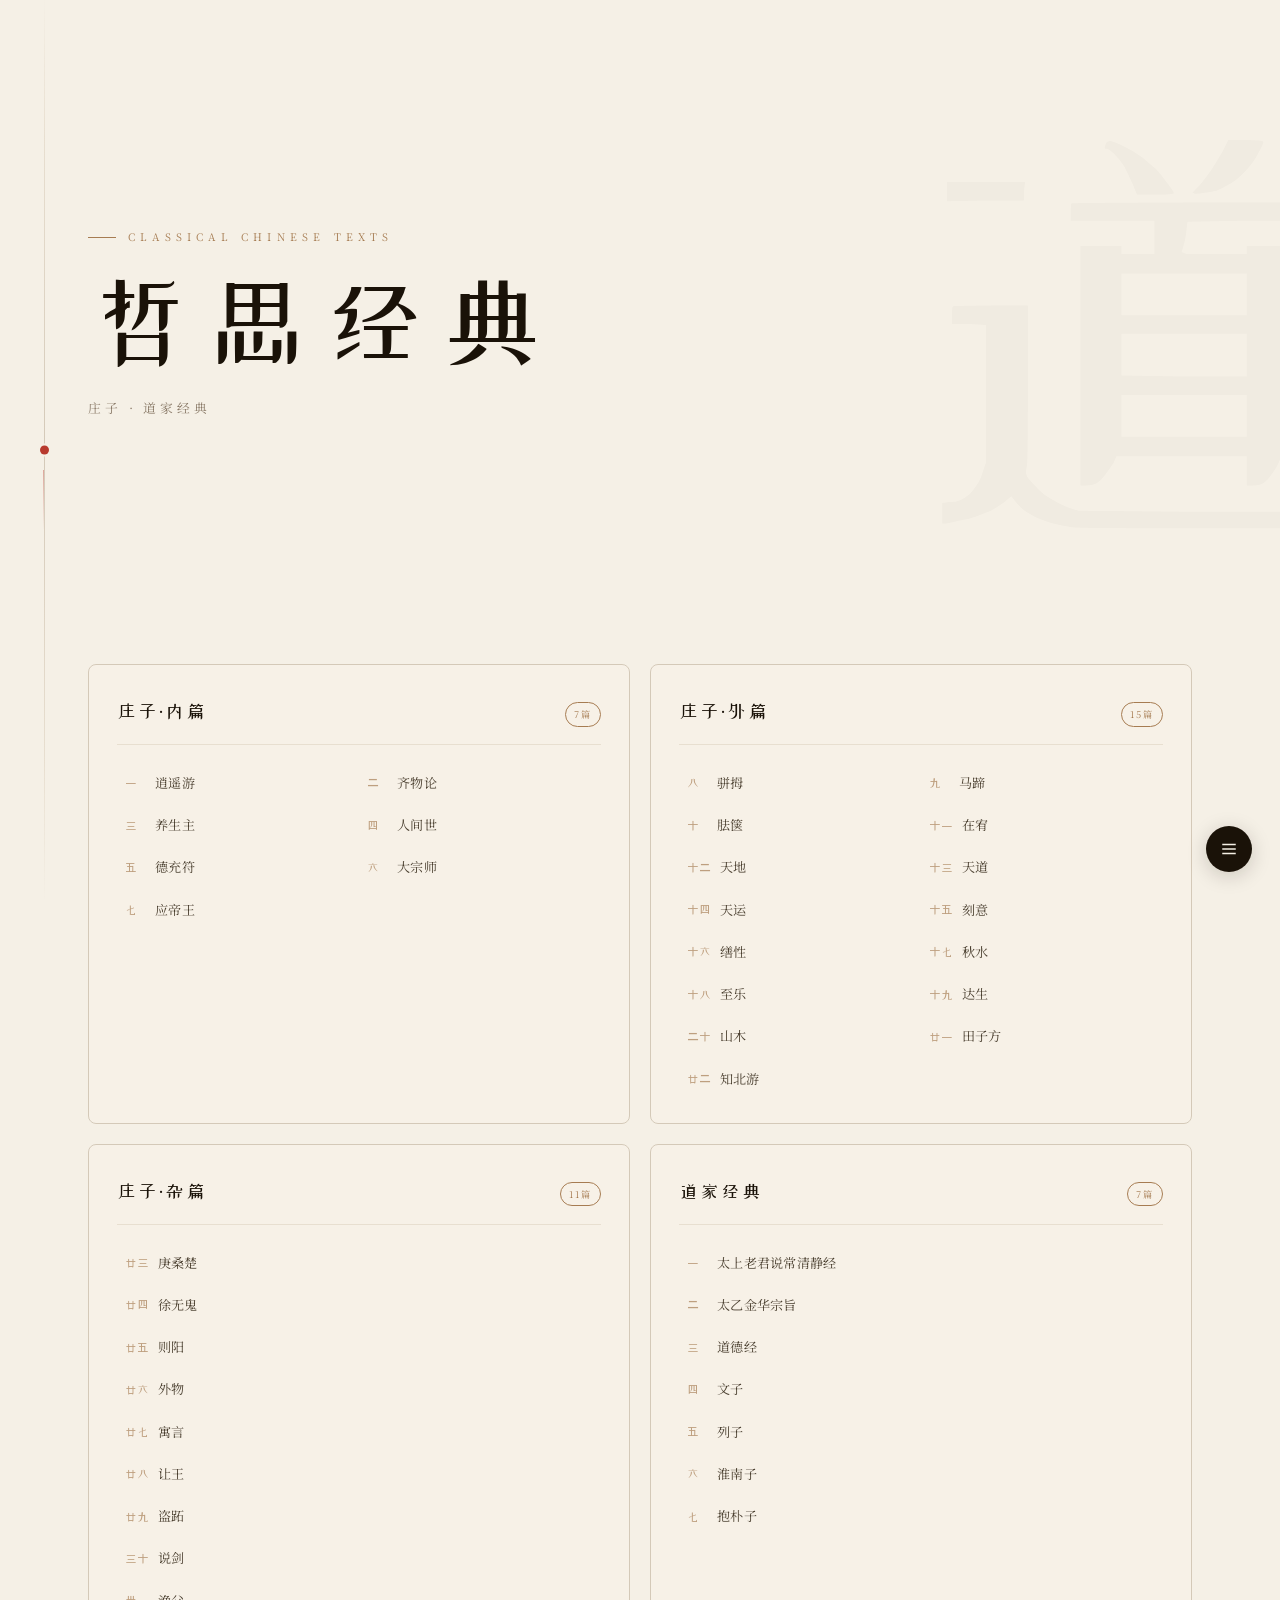
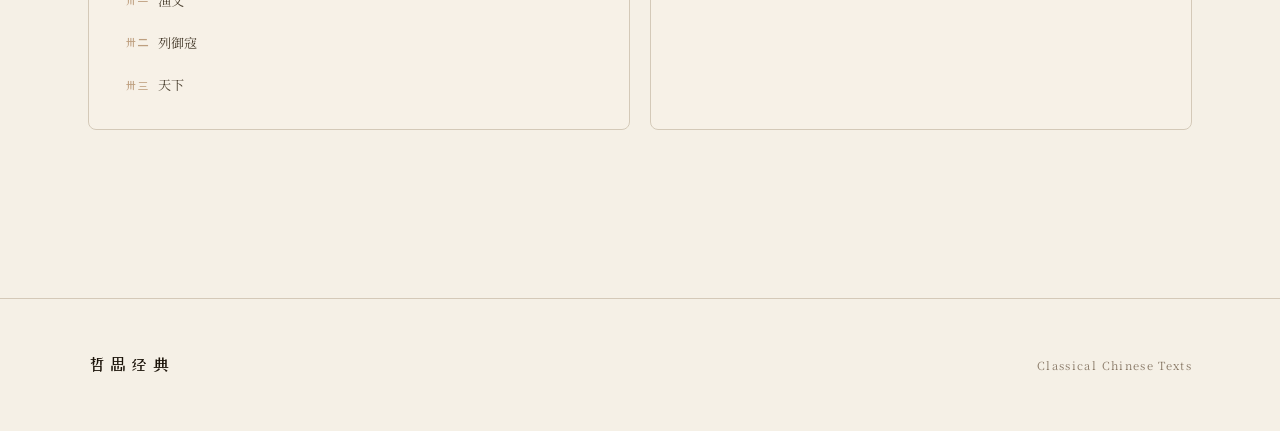
<file: index.html>
<!DOCTYPE html>
<html lang="zh-CN">
<head>
  <meta charset="UTF-8">
  <meta name="viewport" content="width=device-width, initial-scale=1.0">
  <title>哲思经典</title>
  <link rel="stylesheet" href="source_code/nav.css">
  <link rel="preconnect" href="https://fonts.googleapis.com">
  <link href="https://fonts.googleapis.com/css2?family=Noto+Serif+SC:wght@400;600&family=ZCOOL+XiaoWei&display=swap" rel="stylesheet">
  <style>
    /* ── 首页 Hero ── */
    .home-hero {
      min-height: 72vh;
      display: flex;
      flex-direction: column;
      justify-content: center;
      padding: 0 100px 0 88px;
      position: relative;
      overflow: hidden;
    }
    .home-hero::after {
      content: '道';
      position: absolute;
      right: -5%;
      top: 50%;
      transform: translateY(-50%);
      font-family: "ZCOOL XiaoWei", serif;
      font-size: 38vw;
      color: var(--ink);
      opacity: 0.018;
      line-height: 1;
      pointer-events: none;
      user-select: none;
      letter-spacing: -0.05em;
    }
    .home-hero-label {
      font-size: 0.65rem;
      letter-spacing: 0.5em;
      color: var(--gold);
      margin-bottom: 20px;
      opacity: 0;
      animation: fadeUp 0.9s cubic-bezier(0.22,1,0.36,1) forwards 0.2s;
      display: flex;
      align-items: center;
      gap: 12px;
    }
    .home-hero-label::before {
      content: '';
      width: 28px;
      height: 1px;
      background: var(--gold);
    }
    .home-hero-title {
      font-family: "ZCOOL XiaoWei", serif;
      font-size: clamp(4rem, 8vw, 7.5rem);
      font-weight: 400;
      letter-spacing: 0.12em;
      line-height: 1.05;
      margin-bottom: 20px;
      opacity: 0;
      animation: fadeUp 1s cubic-bezier(0.22,1,0.36,1) forwards 0.35s;
    }
    .home-hero-sub {
      font-size: 0.8rem;
      color: var(--muted);
      letter-spacing: 0.3em;
      margin-bottom: 0;
      opacity: 0;
      animation: fadeUp 0.9s cubic-bezier(0.22,1,0.36,1) forwards 0.5s;
    }

    /* ── 首页 4 卡片区域 ── */
    .home-cards {
      position: relative;
      z-index: 1;
      max-width: 1200px;
      margin: 0 auto;
      padding: 16px 48px 96px;
      display: grid;
      grid-template-columns: 1fr 1fr;
      gap: 20px;
    }
    .home-card {
      background: rgba(247,242,232,0.65);
      border: 1px solid var(--border);
      border-radius: 8px;
      padding: 28px 28px 24px;
      opacity: 0;
      transform: translateY(16px);
      transition: opacity 0.6s cubic-bezier(0.22,1,0.36,1),
                  transform 0.6s cubic-bezier(0.22,1,0.36,1),
                  box-shadow 0.25s,
                  border-color 0.25s;
    }
    .home-card.visible { opacity: 1; transform: translateY(0); }
    .home-card:hover {
      box-shadow: 0 8px 32px var(--shadow);
      border-color: var(--gold-light);
    }
    .home-card:nth-child(1) { animation: fadeUp 0.7s cubic-bezier(0.22,1,0.36,1) forwards 0.15s; }
    .home-card:nth-child(2) { animation: fadeUp 0.7s cubic-bezier(0.22,1,0.36,1) forwards 0.25s; }
    .home-card:nth-child(3) { animation: fadeUp 0.7s cubic-bezier(0.22,1,0.36,1) forwards 0.35s; }
    .home-card:nth-child(4) { animation: fadeUp 0.7s cubic-bezier(0.22,1,0.36,1) forwards 0.45s; }

    .home-card-header {
      display: flex;
      align-items: baseline;
      justify-content: space-between;
      margin-bottom: 18px;
      padding-bottom: 14px;
      border-bottom: 1px solid var(--border-light);
    }
    .home-card-title {
      font-family: "ZCOOL XiaoWei", serif;
      font-size: 1.15rem;
      letter-spacing: 0.1em;
      color: var(--ink);
    }
    .home-card-count {
      font-size: 0.58rem;
      color: var(--gold);
      letter-spacing: 0.2em;
      border: 1px solid var(--gold);
      border-radius: 20px;
      padding: 2px 8px;
    }

    .home-card-list {
      list-style: none;
      display: grid;
      grid-template-columns: 1fr 1fr;
      gap: 2px 0;
    }
    .home-card-list li a {
      display: flex;
      align-items: center;
      gap: 8px;
      padding: 7px 8px;
      font-size: 0.82rem;
      color: var(--ink-light);
      text-decoration: none;
      border-radius: 4px;
      transition: background 0.15s, color 0.15s, padding-left 0.2s;
      letter-spacing: 0.02em;
    }
    .home-card-list li a:hover {
      background: rgba(184,58,46,0.06);
      color: var(--vermilion);
      padding-left: 12px;
    }
    .home-card-list .num {
      font-family: "ZCOOL XiaoWei", serif;
      font-size: 0.72rem;
      color: var(--gold);
      opacity: 0.7;
      min-width: 22px;
    }
    .home-card-list li a .name {
      flex: 1;
    }

    /* 杂篇和道家篇卡片高度一致 */
    .home-card:nth-child(3) .home-card-list,
    .home-card:nth-child(4) .home-card-list {
      grid-template-columns: 1fr;
    }

    @media (max-width: 860px) {
      .home-cards { grid-template-columns: 1fr; }
      .home-hero { padding: 0 48px 0 72px; }
    }
    @media (max-width: 680px) {
      .home-hero { padding: 0 24px 0 56px; }
      .home-cards { padding: 16px 20px 64px; }
      .home-card-list { grid-template-columns: 1fr; }
    }
    @media (max-width: 480px) {
      .home-hero::after { display: none; }
    }
  </style>
</head>
<body>
  <div class="side-rule"></div>

  <!-- Hero -->
  <section class="home-hero">
    <div class="home-hero-label">CLASSICAL CHINESE TEXTS</div>
    <h1 class="home-hero-title">哲思经典</h1>
    <div class="home-hero-sub">庄子 · 道家经典</div>
  </section>

  <!-- 4 Cards -->
  <div class="home-cards">

    <div class="home-card" id="card-nei">
      <div class="home-card-header">
        <span class="home-card-title">庄子·内篇</span>
        <span class="home-card-count">7篇</span>
      </div>
      <ul class="home-card-list">
        <li><a href="article.html?id=xiaoyao-you"><span class="num">一</span><span class="name">逍遥游</span></a></li>
        <li><a href="article.html?id=qi-wu-lun"><span class="num">二</span><span class="name">齐物论</span></a></li>
        <li><a href="article.html?id=yang-sheng-zhu"><span class="num">三</span><span class="name">养生主</span></a></li>
        <li><a href="article.html?id=ren-jian-shi"><span class="num">四</span><span class="name">人间世</span></a></li>
        <li><a href="article.html?id=de-chong-fu"><span class="num">五</span><span class="name">德充符</span></a></li>
        <li><a href="article.html?id=da-zong-shi"><span class="num">六</span><span class="name">大宗师</span></a></li>
        <li><a href="article.html?id=ying-di-wang"><span class="num">七</span><span class="name">应帝王</span></a></li>
      </ul>
    </div>

    <div class="home-card" id="card-wai">
      <div class="home-card-header">
        <span class="home-card-title">庄子·外篇</span>
        <span class="home-card-count">15篇</span>
      </div>
      <ul class="home-card-list">
        <li><a href="article.html?id=pian-mu"><span class="num">八</span><span class="name">骈拇</span></a></li>
        <li><a href="article.html?id=ma-ti"><span class="num">九</span><span class="name">马蹄</span></a></li>
        <li><a href="article.html?id=qu-qie"><span class="num">十</span><span class="name">胠箧</span></a></li>
        <li><a href="article.html?id=zai-you"><span class="num">十一</span><span class="name">在宥</span></a></li>
        <li><a href="article.html?id=tian-di"><span class="num">十二</span><span class="name">天地</span></a></li>
        <li><a href="article.html?id=tian-dao"><span class="num">十三</span><span class="name">天道</span></a></li>
        <li><a href="article.html?id=tian-yun"><span class="num">十四</span><span class="name">天运</span></a></li>
        <li><a href="article.html?id=ke-yi"><span class="num">十五</span><span class="name">刻意</span></a></li>
        <li><a href="article.html?id=shan-xing"><span class="num">十六</span><span class="name">缮性</span></a></li>
        <li><a href="article.html?id=qiu-shui"><span class="num">十七</span><span class="name">秋水</span></a></li>
        <li><a href="article.html?id=zhi-le"><span class="num">十八</span><span class="name">至乐</span></a></li>
        <li><a href="article.html?id=da-sheng"><span class="num">十九</span><span class="name">达生</span></a></li>
        <li><a href="article.html?id=shan-mu"><span class="num">二十</span><span class="name">山木</span></a></li>
        <li><a href="article.html?id=tian-zi-fang"><span class="num">廿一</span><span class="name">田子方</span></a></li>
        <li><a href="article.html?id=zhi-bei-you"><span class="num">廿二</span><span class="name">知北游</span></a></li>
      </ul>
    </div>

    <div class="home-card" id="card-za">
      <div class="home-card-header">
        <span class="home-card-title">庄子·杂篇</span>
        <span class="home-card-count">11篇</span>
      </div>
      <ul class="home-card-list">
        <li><a href="article.html?id=geng-sang-chu"><span class="num">廿三</span><span class="name">庚桑楚</span></a></li>
        <li><a href="article.html?id=xu-wu-gui"><span class="num">廿四</span><span class="name">徐无鬼</span></a></li>
        <li><a href="article.html?id=ze-yang"><span class="num">廿五</span><span class="name">则阳</span></a></li>
        <li><a href="article.html?id=wai-wu"><span class="num">廿六</span><span class="name">外物</span></a></li>
        <li><a href="article.html?id=yu-yan"><span class="num">廿七</span><span class="name">寓言</span></a></li>
        <li><a href="article.html?id=rang-wang"><span class="num">廿八</span><span class="name">让王</span></a></li>
        <li><a href="article.html?id=dao-zhi"><span class="num">廿九</span><span class="name">盗跖</span></a></li>
        <li><a href="article.html?id=shuo-jian"><span class="num">三十</span><span class="name">说剑</span></a></li>
        <li><a href="article.html?id=yu-fu"><span class="num">卅一</span><span class="name">渔父</span></a></li>
        <li><a href="article.html?id=lie-yu-kou"><span class="num">卅二</span><span class="name">列御寇</span></a></li>
        <li><a href="article.html?id=tian-xia"><span class="num">卅三</span><span class="name">天下</span></a></li>
      </ul>
    </div>

    <div class="home-card" id="card-dao">
      <div class="home-card-header">
        <span class="home-card-title">道家经典</span>
        <span class="home-card-count">7篇</span>
      </div>
      <ul class="home-card-list">
        <li><a href="article.html?id=qing-jing-jing"><span class="num">一</span><span class="name">太上老君说常清静经</span></a></li>
        <li><a href="article.html?id=taiyi-jinhua"><span class="num">二</span><span class="name">太乙金华宗旨</span></a></li>
        <li><a href="article.html?id=dao-de-jing"><span class="num">三</span><span class="name">道德经</span></a></li>
        <li><a href="article.html?id=wen-zi"><span class="num">四</span><span class="name">文子</span></a></li>
        <li><a href="article.html?id=lie-zi"><span class="num">五</span><span class="name">列子</span></a></li>
        <li><a href="article.html?id=huainan-zi"><span class="num">六</span><span class="name">淮南子</span></a></li>
        <li><a href="article.html?id=bao-pu-zi"><span class="num">七</span><span class="name">抱朴子</span></a></li>
      </ul>
    </div>

  </div>

  <!-- Float Nav -->
  <div class="float-nav" id="floatNav">
    <button class="float-nav-btn" onclick="toggleFloatNav()" title="哲思经典导航">
      <svg width="18" height="18" viewBox="0 0 24 24" fill="none" stroke="currentColor" stroke-width="2"><line x1="3" y1="6" x2="21" y2="6"/><line x1="3" y1="12" x2="21" y2="12"/><line x1="3" y1="18" x2="21" y2="18"/></svg>
    </button>
    <div class="float-nav-panel" id="floatNavPanel">
      <div class="float-nav-header">
        <div class="float-nav-header-title">哲思经典</div>
      </div>
      <div class="float-nav-section">
        <button class="float-nav-section-btn" onclick="toggleSection(this)">
          <span>庄子·内篇（7篇）</span>
          <span class="arrow">▼</span>
        </button>
        <div class="float-nav-items open">
          <a class="float-nav-item" href="article.html?id=xiaoyao-you">逍遥游</a>
          <a class="float-nav-item" href="article.html?id=qi-wu-lun">齐物论</a>
          <a class="float-nav-item" href="article.html?id=yang-sheng-zhu">养生主</a>
          <a class="float-nav-item" href="article.html?id=ren-jian-shi">人间世</a>
          <a class="float-nav-item" href="article.html?id=de-chong-fu">德充符</a>
          <a class="float-nav-item" href="article.html?id=da-zong-shi">大宗师</a>
          <a class="float-nav-item" href="article.html?id=ying-di-wang">应帝王</a>
        </div>
      </div>
      <div class="float-nav-section">
        <button class="float-nav-section-btn" onclick="toggleSection(this)">
          <span>庄子·外篇（15篇）</span>
          <span class="arrow">▼</span>
        </button>
        <div class="float-nav-items">
          <a class="float-nav-item" href="article.html?id=pian-mu">骈拇</a>
          <a class="float-nav-item" href="article.html?id=ma-ti">马蹄</a>
          <a class="float-nav-item" href="article.html?id=qu-qie">胠箧</a>
          <a class="float-nav-item" href="article.html?id=zai-you">在宥</a>
          <a class="float-nav-item" href="article.html?id=tian-di">天地</a>
          <a class="float-nav-item" href="article.html?id=tian-dao">天道</a>
          <a class="float-nav-item" href="article.html?id=tian-yun">天运</a>
          <a class="float-nav-item" href="article.html?id=ke-yi">刻意</a>
          <a class="float-nav-item" href="article.html?id=shan-xing">缮性</a>
          <a class="float-nav-item" href="article.html?id=qiu-shui">秋水</a>
          <a class="float-nav-item" href="article.html?id=zhi-le">至乐</a>
          <a class="float-nav-item" href="article.html?id=da-sheng">达生</a>
          <a class="float-nav-item" href="article.html?id=shan-mu">山木</a>
          <a class="float-nav-item" href="article.html?id=tian-zi-fang">田子方</a>
          <a class="float-nav-item" href="article.html?id=zhi-bei-you">知北游</a>
        </div>
      </div>
      <div class="float-nav-section">
        <button class="float-nav-section-btn" onclick="toggleSection(this)">
          <span>庄子·杂篇（11篇）</span>
          <span class="arrow">▼</span>
        </button>
        <div class="float-nav-items">
          <a class="float-nav-item" href="article.html?id=geng-sang-chu">庚桑楚</a>
          <a class="float-nav-item" href="article.html?id=xu-wu-gui">徐无鬼</a>
          <a class="float-nav-item" href="article.html?id=ze-yang">则阳</a>
          <a class="float-nav-item" href="article.html?id=wai-wu">外物</a>
          <a class="float-nav-item" href="article.html?id=yu-yan">寓言</a>
          <a class="float-nav-item" href="article.html?id=rang-wang">让王</a>
          <a class="float-nav-item" href="article.html?id=dao-zhi">盗跖</a>
          <a class="float-nav-item" href="article.html?id=shuo-jian">说剑</a>
          <a class="float-nav-item" href="article.html?id=yu-fu">渔父</a>
          <a class="float-nav-item" href="article.html?id=lie-yu-kou">列御寇</a>
          <a class="float-nav-item" href="article.html?id=tian-xia">天下</a>
        </div>
      </div>
      <div class="float-nav-section">
        <button class="float-nav-section-btn" onclick="toggleSection(this)">
          <span>道家经典（7篇）</span>
          <span class="arrow">▼</span>
        </button>
        <div class="float-nav-items">
          <a class="float-nav-item" href="article.html?id=qing-jing-jing">太上老君说常清静经</a>
          <a class="float-nav-item" href="article.html?id=taiyi-jinhua">太乙金华宗旨</a>
          <a class="float-nav-item" href="article.html?id=dao-de-jing">道德经</a>
          <a class="float-nav-item" href="article.html?id=wen-zi">文子</a>
          <a class="float-nav-item" href="article.html?id=lie-zi">列子</a>
          <a class="float-nav-item" href="article.html?id=huainan-zi">淮南子</a>
          <a class="float-nav-item" href="article.html?id=bao-pu-zi">抱朴子</a>
        </div>
      </div>
    </div>
  </div>

  <footer>
    <div class="brand">哲思经典</div>
    <div class="copy"> Classical Chinese Texts</div>
  </footer>

  <script src="source_code/nav.js" defer></script>
  <script>
    // Cards scroll reveal
    const observer = new IntersectionObserver(entries => {
      entries.forEach(entry => {
        if (entry.isIntersecting) entry.target.classList.add('visible');
      });
    }, { threshold: 0.05 });
    document.querySelectorAll('.home-card').forEach(el => observer.observe(el));
  </script>
</body>
</html>
</file>
<file: source_code/nav.css>
/* =============================================
   哲思经典 · 公共样式表
   所有 HTML 文件共享此样式
   ============================================= */

/* ── 基础变量 ── */
:root {
  --ink: #1a1208;
  --ink-light: #4a3f2f;
  --paper: #f5f0e6;
  --paper-dark: #ede5d8;
  --vermilion: #b83a2e;
  --gold: #a67c52;
  --gold-light: #c9a87c;
  --muted: #8a7a68;
  --border: #d4c9b8;
  --border-light: #e8dfd0;
  --note-bg: #f7f2e8;
  --note-border: #ddd0bc;
  --shadow: rgba(26,18,8,0.08);
  --shadow-deep: rgba(26,18,8,0.18);
}

/* ── 重置 ── */
* { margin: 0; padding: 0; box-sizing: border-box; }
::selection { background: var(--vermilion); color: var(--paper); }
html { scroll-behavior: smooth; }

/* ── 页面基础 ── */
body {
  font-family: "Noto Serif SC", "STSong", serif;
  background: var(--paper);
  color: var(--ink);
  line-height: 2.0;
}
body::before {
  content: '';
  position: fixed;
  inset: 0;
  background-image: url("data:image/svg+xml,%3Csvg xmlns='http://www.w3.org/2000/svg' width='300' height='300'%3E%3Cfilter id='n'%3E%3CfeTurbulence type='fractalNoise' baseFrequency='0.85' numOctaves='4' stitchTiles='stitch'/%3E%3Crect width='300' height='300' filter='url(%23n)' opacity='0.025'/%3E%3C/svg%3E");
  pointer-events: none;
  z-index: 0;
}

/* ── 侧边装饰线 ── */
.side-rule {
  position: fixed;
  left: 44px;
  top: 0;
  bottom: 0;
  width: 1px;
  background: linear-gradient(to bottom,
    transparent 0%,
    var(--border-light) 15%,
    var(--border) 50%,
    var(--border-light) 85%,
    transparent 100%);
  z-index: 1;
}
.side-rule::before {
  content: '';
  position: absolute;
  top: 50%;
  left: -4px;
  width: 9px;
  height: 9px;
  background: var(--vermilion);
  border-radius: 50%;
  transform: translateY(-50%);
  box-shadow: 0 0 0 2px var(--paper);
}
.side-rule::after {
  content: '';
  position: absolute;
  top: calc(50% + 20px);
  left: -1px;
  width: 1px;
  height: 60px;
  background: linear-gradient(to bottom, var(--vermilion), transparent);
  opacity: 0.4;
}

/* ── Hero 区域 ── */
.hero {
  min-height: 72vh;
  display: flex;
  flex-direction: column;
  justify-content: flex-end;
  padding: 0 100px 72px 88px;
  position: relative;
  overflow: hidden;
  background-color: var(--ink);
  background-size: cover;
  background-position: center;
  transition: background-image 0.6s ease;
}
.hero-overlay {
  position: absolute;
  inset: 0;
  pointer-events: none;
  z-index: 1;
}

.hero::after {
  content: '道';
  position: absolute;
  right: -5%;
  top: 50%;
  transform: translateY(-50%);
  font-family: "ZCOOL XiaoWei", serif;
  font-size: 38vw;
  color: var(--ink);
  opacity: 0.018;
  line-height: 1;
  pointer-events: none;
  user-select: none;
  letter-spacing: -0.05em;
}
.hero-label {
  font-size: 0.65rem;
  letter-spacing: 0.5em;
  color: var(--gold);
  margin-bottom: 24px;
  opacity: 0;
  animation: fadeUp 0.9s cubic-bezier(0.22,1,0.36,1) forwards 0.2s;
  display: flex;
  align-items: center;
  gap: 12px;
  position: relative;
  z-index: 2;
}
.hero-label::before {
  content: '';
  width: 28px;
  height: 1px;
  background: var(--gold);
  display: inline-block;
}
.hero-title {
  font-family: "ZCOOL XiaoWei", serif;
  font-size: clamp(3.8rem, 8vw, 7.5rem);
  font-weight: 400;
  letter-spacing: 0.12em;
  line-height: 1.05;
  margin-bottom: 24px;
  opacity: 0;
  animation: fadeUp 1s cubic-bezier(0.22,1,0.36,1) forwards 0.35s;
  position: relative;
  z-index: 2;
}
.hero-sub, .hero-subtitle {
  font-size: 0.82rem;
  color: var(--muted);
  letter-spacing: 0.3em;
  margin-bottom: 48px;
  opacity: 0;
  animation: fadeUp 0.9s cubic-bezier(0.22,1,0.36,1) forwards 0.5s;
  position: relative;
  z-index: 2;
}
.hero::after {
  content: '道';
  position: absolute;
  right: -5%;
  top: 50%;
  transform: translateY(-50%);
  font-family: "ZCOOL XiaoWei", serif;
  font-size: 38vw;
  color: var(--ink);
  opacity: 0.018;
  line-height: 1;
  pointer-events: none;
  user-select: none;
  letter-spacing: -0.05em;
  z-index: 0;
}
.hero-quote {
  max-width: 460px;
  border-left: 2px solid var(--vermilion);
  padding-left: 22px;
  opacity: 0;
  animation: fadeUp 1s cubic-bezier(0.22,1,0.36,1) forwards 0.65s;
}
.hero-quote p {
  font-size: 1.05rem;
  line-height: 2.2;
  letter-spacing: 0.03em;
  color: var(--ink-light);
}
.hero-quote .key { color: var(--vermilion); font-weight: 600; }
.hero-scroll {
  position: absolute;
  bottom: 40px;
  left: 88px;
  display: flex;
  align-items: center;
  gap: 14px;
  font-size: 0.62rem;
  letter-spacing: 0.35em;
  color: var(--muted);
  opacity: 0;
  animation: fadeIn 1.2s ease forwards 1.2s;
}
.hero-scroll .line {
  width: 40px;
  height: 1px;
  background: var(--muted);
  transform-origin: left;
  animation: expandLine 1.2s cubic-bezier(0.22,1,0.36,1) forwards 1.4s;
  transform: scaleX(0);
}

/* ── 滚动进度条 ── */
.reading-progress {
  position: fixed;
  top: 0;
  left: 44px;
  right: 0;
  height: 2px;
  background: var(--border-light);
  z-index: 200;
}
.reading-progress-bar {
  height: 100%;
  background: linear-gradient(to right, var(--vermilion), var(--gold));
  width: 0%;
  transition: width 0.1s linear;
}

/* ── 返回首页 ── */
.back-home {
  position: fixed;
  top: 28px;
  left: 60px;
  z-index: 50;
  display: flex;
  align-items: center;
  gap: 8px;
  font-size: 0.65rem;
  letter-spacing: 0.3em;
  color: var(--muted);
  text-decoration: none;
  transition: color 0.2s;
  opacity: 0;
  animation: fadeIn 0.6s ease forwards 0.8s;
}
.back-home:hover { color: var(--vermilion); }
.back-home svg { width: 14px; height: 14px; }

/* ── 阅读区 ── */
.reading-area {
  position: relative;
  z-index: 1;
  max-width: 1100px;
  margin: 0 auto;
  padding: 40px 48px 80px;
}
.reading-toolbar {
  display: flex;
  justify-content: flex-end;
  align-items: center;
  gap: 12px;
  margin-bottom: 32px;
}
.pinyin-toggle {
  display: inline-flex;
  align-items: center;
  gap: 6px;
  padding: 6px 14px;
  font-size: 0.72rem;
  font-family: "Noto Serif SC", serif;
  letter-spacing: 0.1em;
  color: var(--muted);
  background: transparent;
  border: 1px solid var(--border);
  border-radius: 20px;
  cursor: pointer;
  transition: color 0.2s, border-color 0.2s, background 0.2s;
}
.pinyin-toggle:hover, .pinyin-toggle.active {
  color: var(--vermilion);
  border-color: var(--vermilion);
  background: rgba(184,58,46,0.04);
}
.audio-toggle {
  display: inline-flex;
  align-items: center;
  gap: 6px;
  padding: 6px 14px;
  font-size: 0.72rem;
  font-family: "Noto Serif SC", serif;
  letter-spacing: 0.1em;
  color: var(--muted);
  background: transparent;
  border: 1px solid var(--border);
  border-radius: 20px;
  cursor: pointer;
  transition: color 0.2s, border-color 0.2s, background 0.2s;
}
.audio-toggle:hover, .audio-toggle.playing {
  color: var(--vermilion);
  border-color: var(--vermilion);
  background: rgba(184,58,46,0.04);
}
.audio-progress {
  display: flex;
  align-items: center;
  gap: 8px;
  font-size: 0.62rem;
  color: var(--muted);
  letter-spacing: 0.05em;
}
.audio-progress-bar {
  width: 80px;
  height: 2px;
  background: var(--border);
  border-radius: 1px;
  overflow: hidden;
}
#audioTimeLabel {
  min-width: 70px;
  text-align: center;
}
.audio-progress-fill {
  height: 100%;
  background: linear-gradient(to right, var(--vermilion), var(--gold));
  width: 0%;
  transition: width 0.3s ease;
}
.audio-stop {
  display: inline-flex;
  align-items: center;
  justify-content: center;
  width: 18px;
  height: 18px;
  border-radius: 50%;
  border: 1px solid var(--border);
  background: transparent;
  cursor: pointer;
  color: var(--muted);
  padding: 0;
  transition: color 0.15s, border-color 0.15s;
}
.audio-stop:hover {
  color: var(--vermilion);
  border-color: var(--vermilion);
}
.text-grid {
  display: grid;
  grid-template-columns: 1fr 320px;
  gap: 48px;
  align-items: start;
}
.orig-col { padding-right: 0; }
.note-col {
  padding-left: 32px;
  border-left: 1px solid var(--border-light);
  overflow-y: auto;
  scrollbar-width: thin;
  scrollbar-color: var(--border) transparent;
}
.note-col::-webkit-scrollbar { width: 3px; }
.note-col::-webkit-scrollbar-thumb { background: var(--border); border-radius: 2px; }
.note-col-header {
  font-size: 0.6rem;
  letter-spacing: 0.4em;
  color: var(--gold);
  margin-bottom: 20px;
  padding-bottom: 12px;
  border-bottom: 1px solid var(--note-border);
  display: flex;
  align-items: center;
  gap: 10px;
}
.note-col-header::after {
  content: '';
  flex: 1;
  height: 1px;
  background: var(--note-border);
}
.orig-block {
  margin-bottom: 48px;
  opacity: 0;
  transform: translateY(20px);
  transition: opacity 0.7s cubic-bezier(0.22,1,0.36,1),
              transform 0.7s cubic-bezier(0.22,1,0.36,1);
}
.orig-block.visible { opacity: 1; transform: translateY(0); }
.orig-block.audio-active {
  background: rgba(184,58,46,0.05);
  border-radius: 6px;
  padding: 12px 16px;
  margin-left: -8px;
  margin-right: -8px;
  transition: background 0.3s ease;
}
.orig-block.audio-active .orig-block-num { opacity: 1; color: var(--vermilion); }
.orig-block-num {
  font-family: "ZCOOL XiaoWei", serif;
  font-size: 1.1rem;
  color: var(--vermilion);
  opacity: 0.5;
  margin-bottom: 12px;
  letter-spacing: 0.05em;
}
.orig-block-num::before {
  content: '第';
  font-size: 0.6rem;
  letter-spacing: 0.1em;
  margin-right: 4px;
  opacity: 0.6;
}
.orig-block-text {
  font-size: 1.05rem;
  line-height: 2.35;
  letter-spacing: 0.04em;
  color: var(--ink);
  text-indent: 2em;
}
.orig-ruby {
  font-size: 1.05rem;
  line-height: 2.8;
  letter-spacing: 0.04em;
  color: var(--ink);
  overflow: hidden;
}
.orig-ruby ruby {
  display: inlineruby;
}
.orig-ruby rt {
  font-family: "Noto Serif SC", serif;
  font-size: 0.48em;
  color: var(--gold);
  letter-spacing: 0.02em;
  text-align: center;
  line-height: 1.2;
  text-indent: 0;
}
.orig-ruby {
  text-indent: 2em;
}
.note-block {
  margin-bottom: 32px;
  opacity: 0;
  transform: translateY(16px);
  transition: opacity 0.6s cubic-bezier(0.22,1,0.36,1),
              transform 0.6s cubic-bezier(0.22,1,0.36,1);
}
.note-block.visible { opacity: 1; transform: translateY(0); }
.note-block-num {
  font-size: 0.58rem;
  letter-spacing: 0.3em;
  color: var(--gold);
  margin-bottom: 8px;
  opacity: 0.7;
}
.note-block-text {
  font-size: 0.83rem;
  line-height: 2.0;
  color: var(--ink-light);
}
.note-block-text p { margin-bottom: 10px; padding-left: 10px; border-left: 2px solid var(--border-light); }
.note-block-text p:last-child { margin-bottom: 0; }
.note-block-text strong { color: var(--ink); font-weight: 600; }
.note-block-text strong::before { content: '·'; margin-right: 2px; color: var(--gold); }
.note-block.active {
  border-left: 3px solid var(--vermilion);
  background: rgba(184,58,46,0.04);
  padding-left: 8px;
  margin-left: -8px;
  border-radius: 0 4px 4px 0;
  transition: border-left 0.25s ease, background 0.25s ease, padding-left 0.25s ease, margin-left 0.25s ease;
}
.note-block.active .note-block-num { opacity: 1; color: var(--vermilion); }
.note-block.active .note-block-text { color: var(--ink); }

/* ── 核心语录 ── */
.core-quote {
  background: var(--ink);
  color: var(--paper);
  margin-top: 56px;
  padding: 44px 48px;
  text-align: center;
  position: relative;
  opacity: 0;
  transform: translateY(20px);
  transition: opacity 0.8s cubic-bezier(0.22,1,0.36,1),
              transform 0.8s cubic-bezier(0.22,1,0.36,1);
}
.core-quote.visible { opacity: 1; transform: translateY(0); }
.core-quote::before {
  content: '';
  position: absolute;
  top: 0; left: 0; right: 0;
  height: 2px;
  background: linear-gradient(to right,
    transparent 0%,
    var(--vermilion) 30%,
    var(--gold) 70%,
    transparent 100%);
}
.core-quote::after {
  content: '"';
  position: absolute;
  top: 8px;
  left: 20px;
  font-family: "ZCOOL XiaoWei", serif;
  font-size: 6rem;
  color: var(--vermilion);
  opacity: 0.15;
  line-height: 1;
}
.core-quote blockquote {
  font-family: "ZCOOL XiaoWei", serif;
  font-size: clamp(1.2rem, 2.5vw, 1.55rem);
  letter-spacing: 0.1em;
  line-height: 2.2;
  position: relative;
}
.core-quote cite {
  display: block;
  font-size: 0.72rem;
  color: var(--muted);
  font-style: normal;
  letter-spacing: 0.25em;
  margin-top: 18px;
  font-family: "Noto Serif SC", serif;
}

/* ── 对照表格 ── */
.comparison-section {
  margin-top: 56px;
  opacity: 0;
  transform: translateY(20px);
  transition: opacity 0.8s cubic-bezier(0.22,1,0.36,1),
              transform 0.8s cubic-bezier(0.22,1,0.36,1);
}
.comparison-section.visible { opacity: 1; transform: translateY(0); }
.comparison-label {
  font-size: 0.6rem;
  letter-spacing: 0.4em;
  color: var(--muted);
  margin-bottom: 16px;
  display: flex;
  align-items: center;
  gap: 12px;
}
.comparison-label::after {
  content: '';
  flex: 1;
  height: 1px;
  background: var(--border);
}
.comparison-section table {
  width: 100%;
  border-collapse: collapse;
  font-size: 0.85rem;
}
.comparison-section th {
  padding: 10px 16px 12px;
  text-align: left;
  font-size: 0.6rem;
  letter-spacing: 0.35em;
  color: var(--muted);
  border-bottom: 2px solid var(--ink);
  font-weight: 400;
}
.comparison-section td {
  padding: 14px 16px;
  border-bottom: 1px solid var(--border-light);
  vertical-align: top;
  line-height: 1.8;
  color: var(--ink-light);
}
.comparison-section tr:last-child td { border-bottom: none; }
.row-label {
  font-size: 0.72rem;
  color: var(--gold);
  font-family: "ZCOOL XiaoWei", serif;
  letter-spacing: 0.06em;
  white-space: nowrap;
  padding-right: 20px;
}

/* ── Footer ── */
footer {
  position: relative;
  z-index: 1;
  margin-top: 72px;
  padding: 48px 88px;
  border-top: 1px solid var(--border);
  display: flex;
  justify-content: space-between;
  align-items: center;
}
footer .brand {
  font-family: "ZCOOL XiaoWei", serif;
  font-size: 1.1rem;
  letter-spacing: 0.18em;
}
footer .copy {
  font-size: 0.7rem;
  color: var(--muted);
  letter-spacing: 0.12em;
}

/* ── 动画 ── */
@keyframes fadeUp {
  to { opacity: 1; transform: translateY(0); }
}
@keyframes fadeIn {
  to { opacity: 1; }
}
@keyframes expandLine {
  to { transform: scaleX(1); }
}

/* ── 响应式 ── */
@media (max-width: 1100px) {
  .text-grid { grid-template-columns: 1fr 280px; gap: 36px; }
}
@media (max-width: 860px) {
  .text-grid { grid-template-columns: 1fr; }
  .note-col {
    position: static;
    padding-left: 0;
    border-left: none;
    border-top: 1px solid var(--note-border);
    padding-top: 24px;
    margin-top: 16px;
    max-height: none;
    overflow-y: visible;
  }
  .note-col-header { margin-bottom: 14px; }
  .note-block { margin-bottom: 24px; }
  .hero { padding: 0 48px 0 72px; }
  .hero::after { font-size: 50vw; right: -10%; }
  footer { padding: 36px 48px; }
}
@media (max-width: 680px) {
  .hero { padding: 0 24px 0 56px; }
  .hero::after { display: none; }
  .reading-area { padding: 48px 20px 60px; }
  footer { padding: 28px 20px; flex-direction: column; gap: 10px; text-align: center; }
  .back-home { left: 20px; }
  .side-rule { left: 14px; }
}
@media (max-width: 480px) {
  .side-rule { display: none; }
}

/* ── 浮动导航 ── */
.float-nav { position: fixed; bottom: 28px; right: 28px; z-index: 100; }
.float-nav-btn {
  width: 46px; height: 46px;
  border-radius: 50%;
  background: var(--ink);
  color: var(--paper);
  border: none;
  cursor: pointer;
  display: flex; align-items: center; justify-content: center;
  box-shadow: 0 4px 20px var(--shadow-deep);
  transition: transform .25s cubic-bezier(0.22,1,0.36,1),
              background .2s,
              box-shadow .2s;
}
.float-nav-btn:hover {
  background: var(--vermilion);
  transform: scale(1.08) rotate(90deg);
  box-shadow: 0 6px 28px var(--shadow-deep);
}
.float-nav-panel {
  display: none;
  position: absolute;
  bottom: 56px;
  right: 0;
  background: #1e1810;
  border-radius: 14px;
  padding: 0;
  min-width: 248px;
  max-height: 68vh;
  overflow-y: auto;
  box-shadow: 0 16px 48px rgba(0,0,0,0.5), 0 0 0 1px rgba(166,124,82,0.15);
  animation: slideUp 0.25s cubic-bezier(0.22,1,0.36,1);
}
@keyframes slideUp {
  from { opacity: 0; transform: translateY(12px) scale(0.97); }
  to { opacity: 1; transform: translateY(0) scale(1); }
}
.float-nav.open .float-nav-panel { display: block; }
.float-nav-panel::-webkit-scrollbar { width: 3px; }
.float-nav-panel::-webkit-scrollbar-thumb { background: rgba(166,124,82,0.3); border-radius: 2px; }
.float-nav-header {
  padding: 16px 18px 14px;
  border-bottom: 1px solid rgba(166,124,82,0.15);
  display: flex;
  align-items: center;
  gap: 10px;
}
.float-nav-header::before {
  content: '';
  width: 6px; height: 6px;
  background: var(--vermilion);
  border-radius: 50%;
}
.float-nav-header-title {
  font-family: "ZCOOL XiaoWei", serif;
  font-size: 0.88rem;
  color: var(--gold-light);
  letter-spacing: .12em;
}
.float-nav-section { margin: 0; }
.float-nav-section-btn {
  display: flex; align-items: center; justify-content: space-between;
  width: 100%; padding: 10px 18px;
  background: none; border: none;
  border-top: 1px solid rgba(166,124,82,0.1);
  cursor: pointer;
  color: #b8a890;
  font-size: .8rem;
  font-family: "Noto Serif SC", serif;
  text-align: left;
  transition: background .15s, color .15s;
}
.float-nav-section-btn:hover { background: rgba(139,58,46,0.15); color: #e8dcc8; }
.float-nav-section-btn .arrow {
  font-size: .55rem;
  transition: transform .3s cubic-bezier(0.22,1,0.36,1);
  margin-left: 8px;
  color: #6a5a48;
}
.float-nav-section-btn.open .arrow { transform: rotate(180deg); }
.float-nav-items { display: none; padding: 6px 0 10px; background: rgba(0,0,0,0.2); }
.float-nav-items.open { display: block; animation: fadeIn 0.2s ease; }
.float-nav-item {
  display: flex; align-items: center;
  padding: 5px 18px 5px 26px;
  font-size: .76rem;
  color: #8a7a68;
  text-decoration: none;
  transition: background .12s, color .12s, padding-left .15s;
}
.float-nav-item:hover {
  background: rgba(139,58,46,0.2);
  color: #e0d0b8;
  padding-left: 30px;
}
.float-nav-item.active { color: #d4845a; font-weight: 600; }
.float-nav-item.active::before {
  content: '';
  position: absolute;
  left: 18px;
  width: 3px; height: 3px;
  background: var(--vermilion);
  border-radius: 50%;
}
</file>
